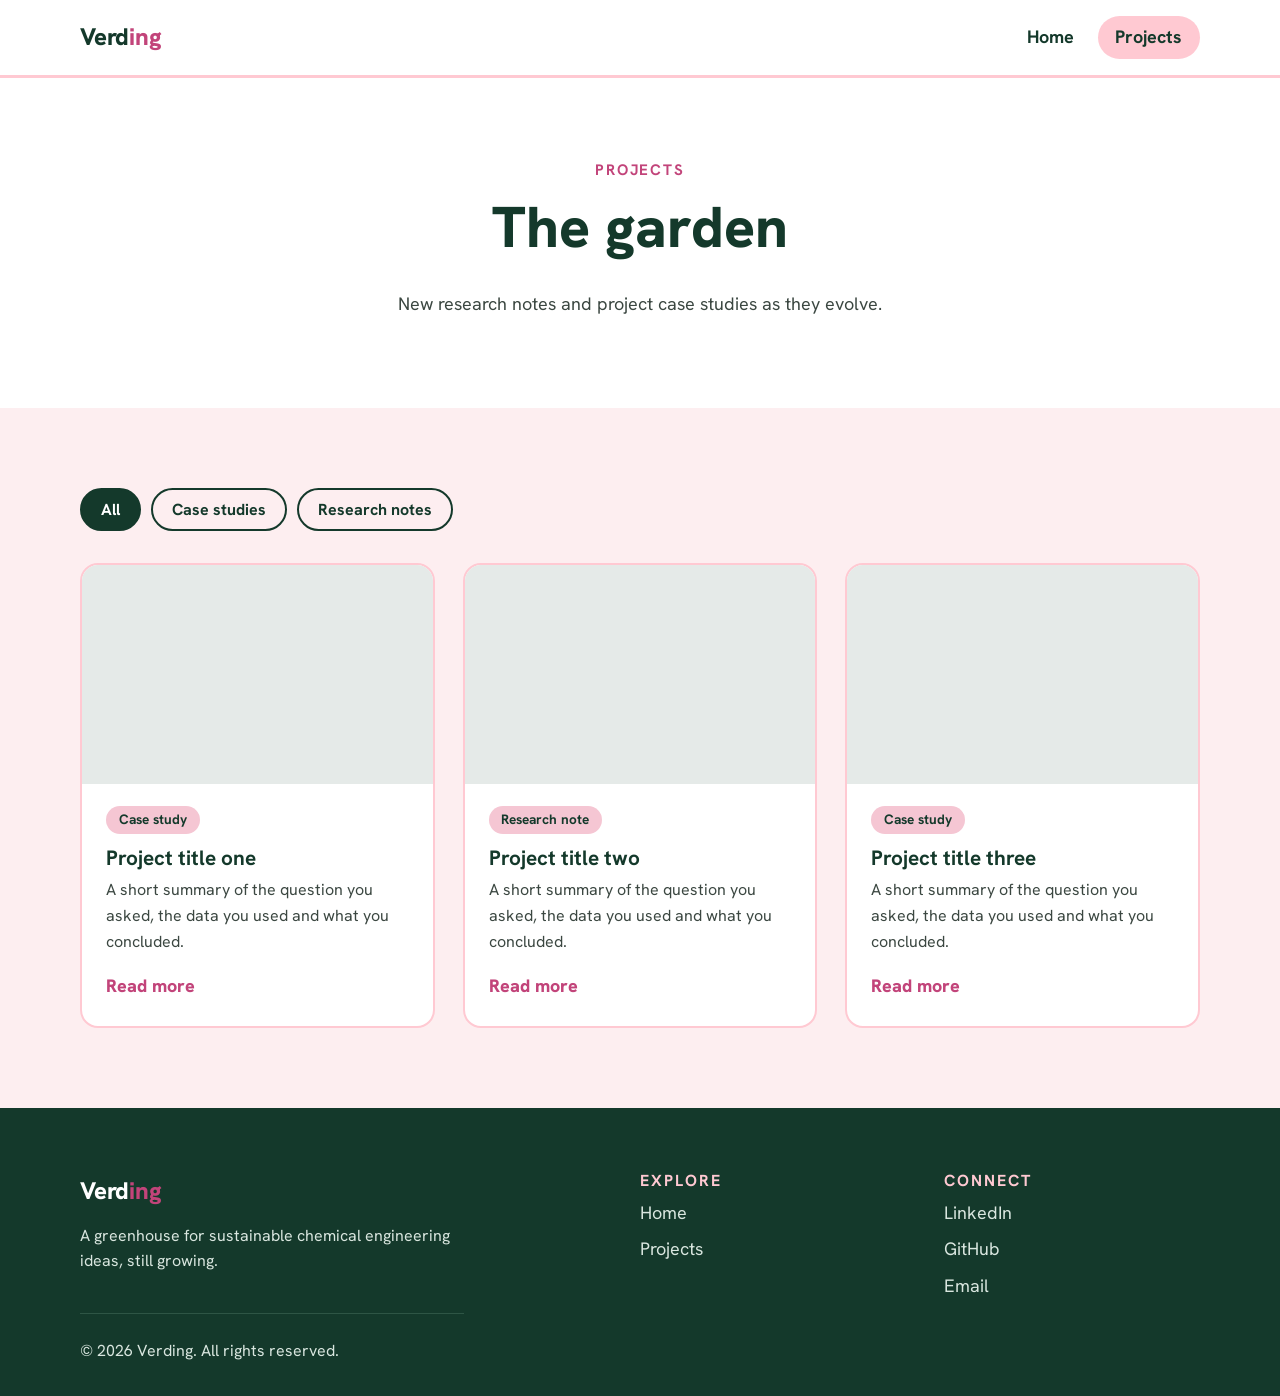
<file: projects (1).html>
<!DOCTYPE html>
<html lang="en">
<head>
  <meta charset="UTF-8">
  <meta name="viewport" content="width=device-width, initial-scale=1">
  <title>Projects | Verding</title>
  <link rel="preconnect" href="https://fonts.googleapis.com">
  <link rel="preconnect" href="https://fonts.gstatic.com" crossorigin>
  <link href="https://fonts.googleapis.com/css2?family=Hanken+Grotesk:ital,wght@0,400;0,700;0,800;1,700&display=swap" rel="stylesheet">
  <link rel="stylesheet" href="style.css">
</head>
<body>

  <header class="site-header">
    <div class="wrap">
      <a class="brand" href="index.html">Verd<span>ing</span></a>
      <nav class="nav" aria-label="Main">
        <a href="index.html">Home</a>
        <a href="projects.html" aria-current="page">Projects</a>
      </nav>
    </div>
  </header>

  <main>
    <section class="intro">
      <div class="wrap">
        <p class="eyebrow">Projects</p>
        <h1>The garden</h1>
        <p>New research notes and project case studies as they evolve.</p>
      </div>
    </section>

    <section class="band">
      <div class="wrap">
        <div class="filters" role="group" aria-label="Filter posts">
          <button aria-pressed="true" data-filter="all">All</button>
          <button aria-pressed="false" data-filter="Case study">Case studies</button>
          <button aria-pressed="false" data-filter="Research note">Research notes</button>
        </div>

        <div class="grid">
          <!-- Copy one <article> block for every new post -->
          <article class="card" data-type="Case study">
            <div class="thumb"><!-- <img src="images/post-1.jpg" alt="..."> --></div>
            <div class="body">
              <span class="tag">Case study</span>
              <h3>Project title one</h3>
              <p>A short summary of the question you asked, the data you used and what you concluded.</p>
              <a class="more" href="#">Read more</a>
            </div>
          </article>

          <article class="card" data-type="Research note">
            <div class="thumb"></div>
            <div class="body">
              <span class="tag">Research note</span>
              <h3>Project title two</h3>
              <p>A short summary of the question you asked, the data you used and what you concluded.</p>
              <a class="more" href="#">Read more</a>
            </div>
          </article>

          <article class="card" data-type="Case study">
            <div class="thumb"></div>
            <div class="body">
              <span class="tag">Case study</span>
              <h3>Project title three</h3>
              <p>A short summary of the question you asked, the data you used and what you concluded.</p>
              <a class="more" href="#">Read more</a>
            </div>
          </article>
        </div>
      </div>
    </section>
  </main>

  <footer class="site-footer">
    <div class="wrap">
      <div class="footer-grid">
        <div>
          <a class="brand" href="index.html">Verd<span>ing</span></a>
          <p>A greenhouse for sustainable chemical engineering ideas, still growing.</p>
        </div>
        <div>
          <h3>Explore</h3>
          <ul>
            <li><a href="index.html">Home</a></li>
            <li><a href="projects.html">Projects</a></li>
          </ul>
        </div>
        <div>
          <h3>Connect</h3>
          <ul>
            <li><a href="https://www.linkedin.com/in/your-name">LinkedIn</a></li>
            <li><a href="https://github.com/your-name">GitHub</a></li>
            <li><a href="mailto:you@example.com">Email</a></li>
          </ul>
        </div>
      </div>
      <p class="copyright">&copy; 2026 Verding. All rights reserved.</p>
    </div>
  </footer>

  <script>
    // Filter buttons: show only cards matching the chosen type
    const buttons = document.querySelectorAll('.filters button');
    const cards = document.querySelectorAll('.card');
    buttons.forEach(btn => btn.addEventListener('click', () => {
      buttons.forEach(b => b.setAttribute('aria-pressed', b === btn));
      cards.forEach(c => {
        c.hidden = btn.dataset.filter !== 'all' && c.dataset.type !== btn.dataset.filter;
      });
    }));
  </script>
</body>
</html>
</file>
<file: style.css>
:root {
  --pink: #ffc9d2;
  --blush: #fdeef0;
  --pill: #f5c6d3;
  --rose: #c2447a;
  --green: #14392b;
  --text: #3b4741;
  --white: #ffffff;
  --font: "Hanken Grotesk", system-ui, -apple-system, "Segoe UI", sans-serif;
}

* { box-sizing: border-box; }
html { scroll-behavior: smooth; }
body {
  margin: 0;
  font-family: var(--font);
  color: var(--text);
  background: var(--white);
  font-size: 1.125rem;
  line-height: 1.6;
}
img { max-width: 100%; display: block; }
a { color: inherit; }
:focus-visible { outline: 3px solid var(--rose); outline-offset: 3px; }

h1, h2, h3 { color: var(--green); line-height: 1.15; margin: 0 0 .5em; }
h1 { font-size: clamp(2.2rem, 5vw, 3.6rem); font-weight: 800; }
h2 { font-size: clamp(1.6rem, 3vw, 2.2rem); font-weight: 800; }
h3 { font-size: 1.3rem; font-weight: 700; }
em { color: var(--rose); }

.wrap { width: min(1120px, 100% - 3rem); margin-inline: auto; }

/* ---------- Header ---------- */
.site-header {
  position: sticky; top: 0; z-index: 10;
  background: var(--white);
  border-bottom: 3px solid var(--pink);
}
.site-header .wrap {
  display: flex; align-items: center; justify-content: space-between;
  gap: 1rem; padding-block: 1rem;
}
.brand {
  font-weight: 800; font-size: 1.5rem; color: var(--green);
  text-decoration: none; letter-spacing: -.01em;
}
.brand span { color: var(--rose); }
.nav { display: flex; gap: .4rem; }
.nav a {
  text-decoration: none; font-weight: 700; color: var(--green);
  padding: .45rem 1.1rem; border-radius: 999px;
}
.nav a:hover { background: var(--blush); }
.nav a[aria-current="page"] { background: var(--pink); }

/* ---------- Page intro ---------- */
.intro { text-align: center; padding: 5rem 0 4.5rem; }
.eyebrow { color: var(--rose); font-weight: 700; letter-spacing: .12em; text-transform: uppercase; font-size: .95rem; margin: 0 0 .75rem; }

/* ---------- Hero split ---------- */
.band { background: var(--blush); padding: 5rem 0; }
.split { display: grid; grid-template-columns: 1fr 1fr; gap: 4rem; align-items: center; }
.pill {
  display: inline-block; background: var(--pill); color: var(--green);
  font-weight: 700; letter-spacing: .12em; text-transform: uppercase;
  font-size: .95rem; padding: .85rem 1.4rem; border-radius: 999px; margin-bottom: 1.5rem;
}
.btn-row { display: flex; flex-wrap: wrap; gap: .9rem; margin-top: 1.75rem; }
.btn {
  display: inline-block; text-decoration: none; font-weight: 800;
  text-transform: uppercase; font-size: 1.05rem;
  padding: .85rem 1.7rem; border-radius: 999px; border: 2px solid var(--green);
  color: var(--green); background: transparent; transition: background .2s, color .2s;
}
.btn:hover { background: var(--green); color: var(--white); }
.btn.primary { background: var(--rose); border-color: var(--rose); color: var(--white); }
.btn.primary:hover { background: var(--green); border-color: var(--green); }
.hero-img img { width: 100%; height: auto; border-radius: 12px; }

/* ---------- Posts / projects ---------- */
.posts { padding: 5rem 0; }
.posts-head { display: flex; justify-content: space-between; align-items: end; gap: 1rem; flex-wrap: wrap; margin-bottom: 2rem; }
.posts-head p { margin: 0; max-width: 34rem; }
.grid { display: grid; grid-template-columns: repeat(auto-fill, minmax(290px, 1fr)); gap: 1.75rem; }
.card { background: var(--white); border: 2px solid var(--pink); border-radius: 18px; overflow: hidden; display: flex; flex-direction: column; }
.card .thumb { aspect-ratio: 16 / 10; background: #e5eae8; }
.card .thumb img { width: 100%; height: 100%; object-fit: cover; }
.card .body { padding: 1.4rem 1.5rem 1.6rem; display: flex; flex-direction: column; gap: .5rem; flex: 1; }
.tag { align-self: flex-start; background: var(--pill); color: var(--green); font-weight: 700; font-size: .85rem; padding: .2rem .8rem; border-radius: 999px; }
.card h3 { margin: .2rem 0 0; }
.card p { margin: 0; font-size: 1rem; }
.card .more { margin-top: auto; padding-top: .6rem; font-weight: 800; color: var(--rose); text-decoration: none; }
.card .more:hover { text-decoration: underline; }

.filters { display: flex; flex-wrap: wrap; gap: .6rem; margin-bottom: 2rem; }
.filters button {
  font: inherit; font-weight: 700; font-size: 1rem; cursor: pointer;
  border: 2px solid var(--green); background: transparent; color: var(--green);
  padding: .4rem 1.2rem; border-radius: 999px;
}
.filters button[aria-pressed="true"] { background: var(--green); color: var(--white); }

/* ---------- Footer ---------- */
.site-footer { background: var(--green); color: #d9e6df; padding: 4rem 0 2rem; }
.footer-grid { display: grid; grid-template-columns: 2fr 1fr 1fr; gap: 3rem; }
.site-footer .brand { color: var(--white); }
.site-footer h3 { color: var(--pink); font-size: 1rem; text-transform: uppercase; letter-spacing: .12em; }
.site-footer p { font-size: 1rem; margin: .75rem 0 0; max-width: 24rem; }
.site-footer ul { list-style: none; margin: 0; padding: 0; display: grid; gap: .5rem; }
.site-footer a { text-decoration: none; }
.site-footer ul a:hover { color: var(--pink); text-decoration: underline; }
.copyright { margin-top: 3rem; padding-top: 1.5rem; border-top: 1px solid #2e5545; font-size: .95rem; }

/* ---------- Mobile ---------- */
@media (max-width: 800px) {
  .split, .footer-grid { grid-template-columns: 1fr; gap: 2.5rem; }
  .intro { padding: 3.5rem 0 3rem; }
  .band, .posts { padding: 3.5rem 0; }
  .site-header .wrap { flex-wrap: wrap; }
}
@media (prefers-reduced-motion: reduce) {
  * { transition: none !important; scroll-behavior: auto !important; }
}
</file>
